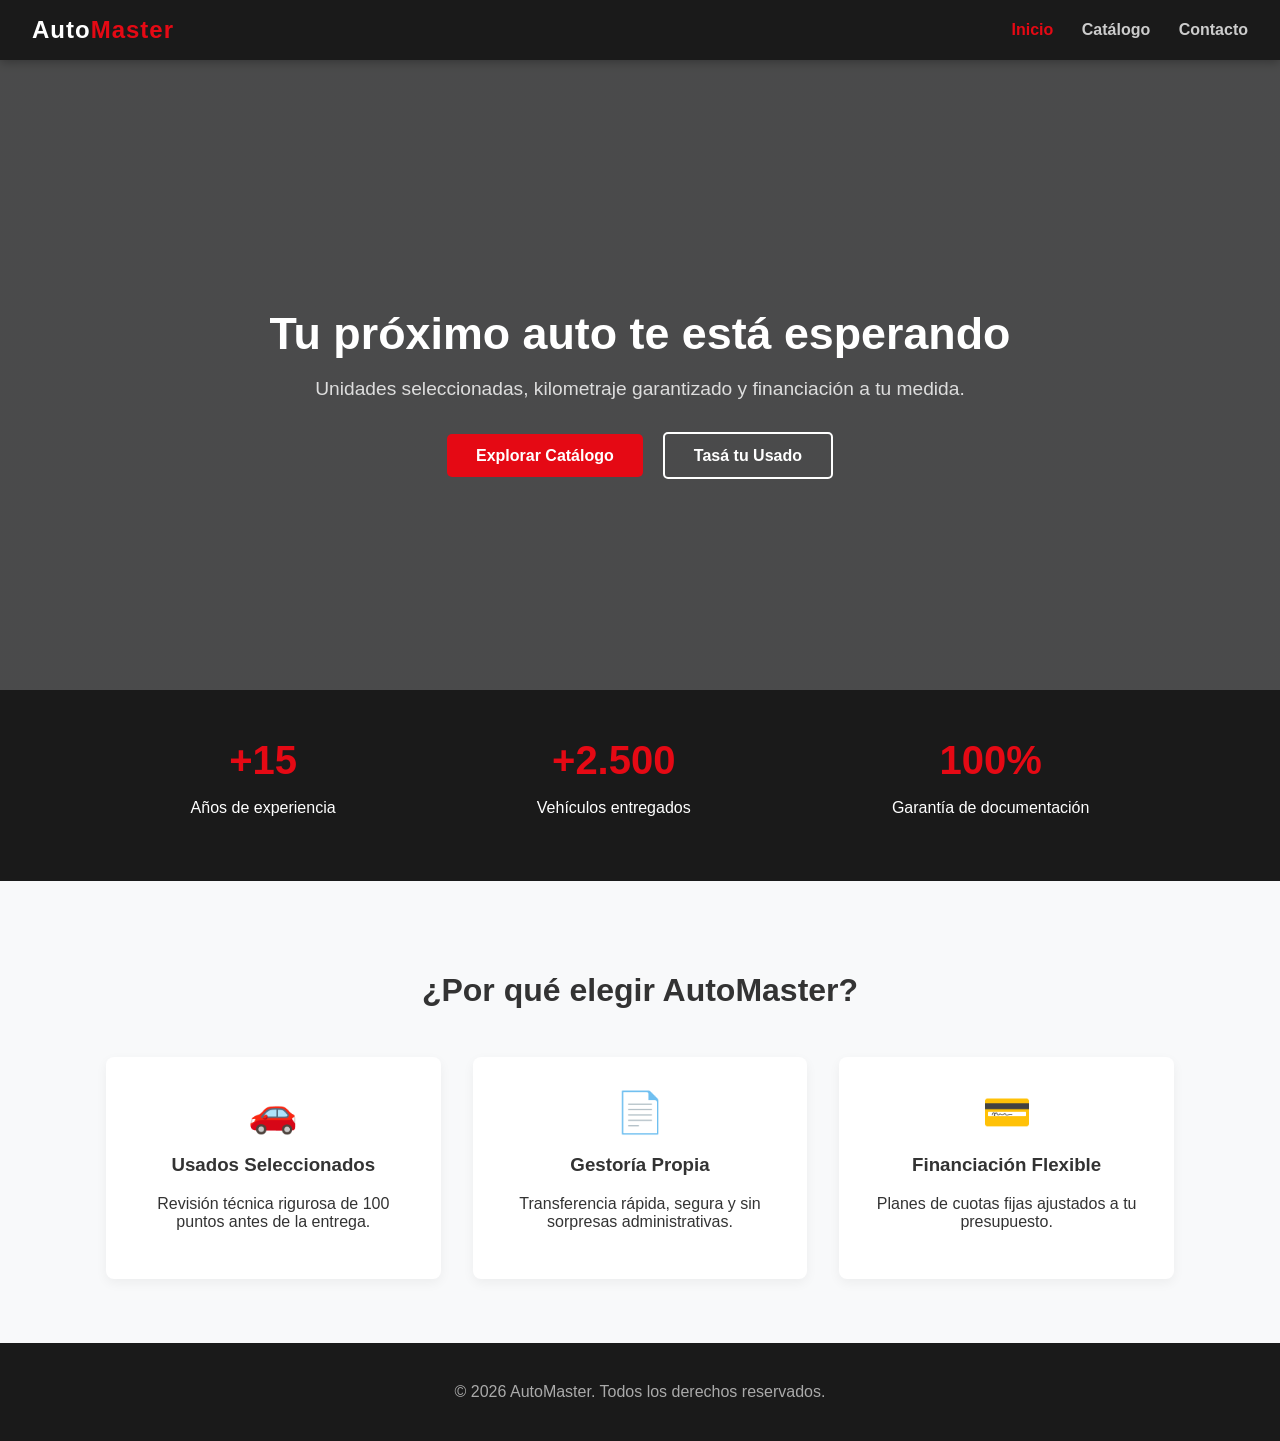
<file: index.html>
<!DOCTYPE html>
<html lang="es">
<head>
    <meta charset="UTF-8">
    <meta name="viewport" content="width=device-width, initial-scale=1.0">
    <title>AutoMaster - Concesionario Oficial</title>
    <link rel="stylesheet" href="css/style.css">
</head>
<body>
    <header>
        <div class="logo">Auto<span>Master</span></div>
        <nav>
            <a href="index.html" class="active">Inicio</a>
            <a href="catalogo.html">Catálogo</a>
            <a href="contacto.html">Contacto</a>
        </nav>
    </header>

    <!-- Hero Section con Imagen de Fondo -->
    <section class="hero-home">
        <div class="hero-content">
            <h1>Tu próximo auto te está esperando</h1>
            <p>Unidades seleccionadas, kilometraje garantizado y financiación a tu medida.</p>
            <div class="hero-buttons">
                <a href="catalogo.html" class="btn btn-primary">Explorar Catálogo</a>
                <a href="contacto.html" class="btn btn-secondary">Tasá tu Usado</a>
            </div>
        </div>
    </section>

    <!-- Métricas / Estadísticas -->
    <section class="stats-section">
        <div class="container stats-grid">
            <div class="stat-card">
                <h3>+15</h3>
                <p>Años de experiencia</p>
            </div>
            <div class="stat-card">
                <h3>+2.500</h3>
                <p>Vehículos entregados</p>
            </div>
            <div class="stat-card">
                <h3>100%</h3>
                <p>Garantía de documentación</p>
            </div>
        </div>
    </section>

    <!-- Servicios -->
    <section class="services-section">
        <div class="container">
            <h2 class="section-title">¿Por qué elegir AutoMaster?</h2>
            <div class="services-grid">
                <div class="service-card">
                    <div class="icon">🚗</div>
                    <h3>Usados Seleccionados</h3>
                    <p>Revisión técnica rigurosa de 100 puntos antes de la entrega.</p>
                </div>
                <div class="service-card">
                    <div class="icon">📄</div>
                    <h3>Gestoría Propia</h3>
                    <p>Transferencia rápida, segura y sin sorpresas administrativas.</p>
                </div>
                <div class="service-card">
                    <div class="icon">💳</div>
                    <h3>Financiación Flexible</h3>
                    <p>Planes de cuotas fijas ajustados a tu presupuesto.</p>
                </div>
            </div>
        </div>
    </section>

    <footer>
        <p>&copy; 2026 AutoMaster. Todos los derechos reservados.</p>
    </footer>
</body>
</html>
</file>
<file: css/style.css>
/* ============================================================================== */
/* AUTO-MASTER STYLESHEET COMPLETO */
/* ============================================================================== */

:root {
    --primary: #e50914;
    --primary-dark: #b80710;
    --dark: #1a1a1a;
    --light-bg: #f8f9fa;
    --text: #333333;
    --border: #e0e0e0;
}

* {
    box-sizing: border-box;
}

body {
    font-family: 'Segoe UI', Tahoma, Geneva, Verdana, sans-serif;
    margin: 0;
    padding: 0;
    background-color: var(--light-bg);
    color: var(--text);
    display: flex;
    flex-direction: column;
    min-height: 100vh;
}

/* --- HEADER & NAVEGACIÓN --- */
header {
    background-color: var(--dark);
    color: #fff;
    padding: 1rem 2rem;
    display: flex;
    justify-content: space-between;
    align-items: center;
    box-shadow: 0 2px 10px rgba(0,0,0,0.3);
}

.logo {
    font-size: 1.5rem;
    font-weight: 800;
    letter-spacing: 1px;
}

.logo span {
    color: var(--primary);
}

nav a {
    color: #ccc;
    text-decoration: none;
    margin-left: 1.5rem;
    font-weight: 600;
    transition: color 0.2s;
}

nav a:hover, nav a.active {
    color: var(--primary);
}

/* --- HERO SECTION (INDEX) --- */
.hero-home {
    background: linear-gradient(rgba(0,0,0,0.7), rgba(0,0,0,0.7)), url('https://images.unsplash.com/photo-1503376780353-7e6692767b70?w=1600&q=80') center/cover no-repeat;
    height: 70vh;
    display: flex;
    align-items: center;
    justify-content: center;
    text-align: center;
    color: white;
    padding: 0 1rem;
}

.hero-content h1 {
    font-size: 2.8rem;
    margin-bottom: 1rem;
}

.hero-content p {
    font-size: 1.2rem;
    margin-bottom: 2rem;
    color: #ddd;
}

/* --- BOTONES --- */
.btn {
    display: inline-block;
    padding: 0.8rem 1.8rem;
    border-radius: 5px;
    font-weight: bold;
    text-decoration: none;
    cursor: pointer;
    transition: all 0.2s;
    border: none;
}

.btn-primary {
    background-color: var(--primary);
    color: white;
}

.btn-primary:hover {
    background-color: var(--primary-dark);
}

.btn-secondary {
    background-color: transparent;
    color: white;
    border: 2px solid white;
    margin-left: 1rem;
}

.btn-secondary:hover {
    background-color: white;
    color: var(--dark);
}

/* --- MÉTRICAS Y SERVICIOS --- */
.stats-section {
    background-color: var(--dark);
    color: white;
    padding: 3rem 1rem;
}

.stats-grid {
    display: flex;
    justify-content: space-around;
    text-align: center;
    max-width: 1100px;
    margin: 0 auto;
}

.stat-card h3 {
    font-size: 2.5rem;
    color: var(--primary);
    margin: 0;
}

.services-section {
    padding: 4rem 1rem;
    max-width: 1100px;
    margin: 0 auto;
    width: 100%;
}

.section-title {
    text-align: center;
    font-size: 2rem;
    margin-bottom: 3rem;
}

.services-grid {
    display: grid;
    grid-template-columns: repeat(auto-fit, minmax(250px, 1fr));
    gap: 2rem;
}

.service-card {
    background: white;
    padding: 2rem;
    border-radius: 8px;
    text-align: center;
    box-shadow: 0 4px 12px rgba(0,0,0,0.05);
}

.service-card .icon {
    font-size: 2.5rem;
    margin-bottom: 1rem;
}

/* --- CONTENEDORES Y DISEÑOS DE PÁGINA --- */
.container {
    max-width: 1100px;
    margin: 0 auto;
    width: 100%;
}

.page-content {
    padding: 3rem 1rem;
}

.contact-header {
    text-align: center;
    margin-bottom: 3rem;
}

/* --- GRILLA DEL CATÁLOGO DE AUTOS --- */
.grid {
    display: grid;
    grid-template-columns: repeat(auto-fill, minmax(280px, 1fr));
    gap: 2rem;
    align-items: stretch;
}

.card {
    background: #ffffff;
    border-radius: 8px;
    overflow: hidden;
    box-shadow: 0 4px 12px rgba(0, 0, 0, 0.08);
    display: flex;
    flex-direction: column;
    justify-content: space-between;
    transition: transform 0.2s ease, box-shadow 0.2s ease;
}

.card:hover {
    transform: translateY(-5px);
    box-shadow: 0 8px 20px rgba(0, 0, 0, 0.15);
}

.card img {
    width: 100%;
    height: 180px;
    object-fit: cover;
}

.card-body {
    padding: 1.2rem;
    display: flex;
    flex-direction: column;
    flex-grow: 1;
    justify-content: space-between;
}

.card-body h3 {
    margin: 0 0 0.5rem 0;
    font-size: 1.1rem;
    color: var(--dark);
}

.card-body p {
    margin: 0;
    color: #666;
    font-size: 0.9rem;
}

.price {
    display: block;
    margin-top: 1rem;
    font-weight: bold;
    font-size: 1.2rem;
    color: var(--primary);
}

/* --- SECCIÓN DE CONTACTO --- */
.contact-grid {
    display: grid;
    grid-template-columns: 1fr 1fr;
    gap: 3rem;
}

.info-item {
    margin-bottom: 1.5rem;
}

.info-item h3 {
    margin-bottom: 0.3rem;
    color: var(--dark);
}

.map-box img {
    width: 100%;
    height: 180px;
    object-fit: cover;
    border-radius: 8px;
    margin-top: 1rem;
}

.contact-form-box {
    background: white;
    padding: 2rem;
    border-radius: 8px;
    box-shadow: 0 4px 15px rgba(0,0,0,0.08);
}

.contact-form {
    display: flex;
    flex-direction: column;
    gap: 1rem;
}

.contact-form label {
    font-weight: 600;
    font-size: 0.9rem;
}

.contact-form input, 
.contact-form select, 
.contact-form textarea {
    padding: 0.8rem;
    border: 1px solid var(--border);
    border-radius: 5px;
    font-family: inherit;
    width: 100%;
}

/* --- FOOTER --- */
footer {
    text-align: center;
    padding: 1.5rem;
    background: var(--dark);
    color: #aaa;
    margin-top: auto;
}

/* --- DISEÑO RESPONSIVO (MÓVILES) --- */
@media (max-width: 768px) {
    .contact-grid {
        grid-template-columns: 1fr;
    }
    .stats-grid {
        flex-direction: column;
        gap: 2rem;
    }
    .hero-content h1 {
        font-size: 2.2rem;
    }
}
</file>
